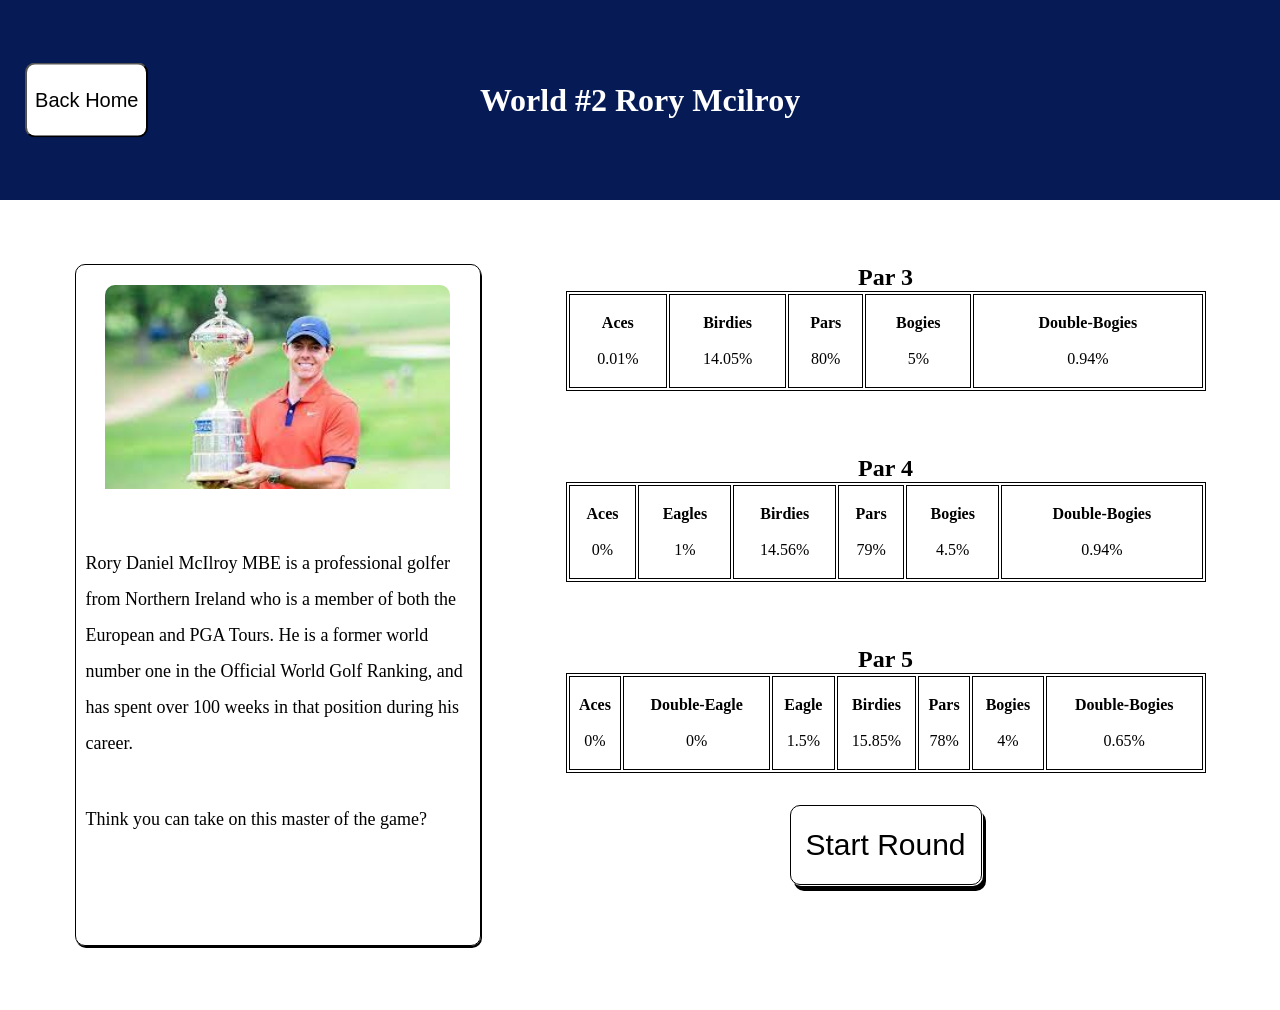
<file: index.html>
<!DOCTYPE html>
<html lang="en">
<head>
    <meta charset="UTF-8">
    <meta http-equiv="X-UA-Compatible" content="IE=edge">
    <meta name="viewport" content="width=device-width, initial-scale=1.0">
    <title>Play Rory</title>
    <link rel = 'stylesheet' href = 'rory.css'>
</head>
<body>
    <div class="ranking">
        <div class="alignment">
            <div class="burger">
                <button class="home">Back Home</button>
            </div>
            <div class="place"><h1>World #2 Rory Mcilroy</h1></div>
            <div class="sign-up"></div>
        </div>
    </div>
    <div class="container">
        <div class="img"><div class="inner-img"></div><div>Rory Daniel McIlroy MBE is a professional golfer from Northern Ireland who is a member of both the European and PGA Tours. He is a former world number one in the Official World Golf Ranking, and has spent over 100 weeks in that position during his career.</div><div class="needs-spacing"> Think you can take on this master of the game?</div></div>
        <div class = 'center'>
            <h2>Par 3</h2>
            <table class = 'stats'>
                <tr>
                    <td><b>Aces</b><br><br>0.01%</td>
                    <td><b>Birdies</b><br><br>14.05%</td>
                    <td><b>Pars</b><br><br>80%</td>
                    <td><b>Bogies</b><br><br>5%</td>
                    <td><b>Double-Bogies</b><br><br>0.94%</td>
                </tr>
            </table>
            <h2>Par 4</h2>
            <table class = 'stats'>
                <tr>
                    <td><b>Aces</b><br><br>0%</td>
                    <td><b>Eagles</b><br><br>1%</td>
                    <td><b>Birdies</b><br><br>14.56%</td>
                    <td><b>Pars</b><br><br>79%</td>
                    <td><b>Bogies</b><br><br>4.5%</td>
                    <td><b>Double-Bogies</b><br><br>0.94%</td>
                </tr>
            </table>
            <h2>Par 5</h2>
            <table class = 'stats final'>
                <tr>
                    <td><b>Aces</b><br><br>0%</td>
                    <td><b>Double-Eagle</b><br><br>0%</td>
                    <td><b>Eagle</b><br><br>1.5%</td>
                    <td><b>Birdies</b><br><br>15.85%</td>
                    <td><b>Pars</b><br><br>78%</td>
                    <td><b>Bogies</b><br><br>4%</td>
                    <td><b>Double-Bogies</b><br><br>0.65%</td>
                </tr>
            </table>
            <button class="start">Start Round</button>
        </div>
    </div>
    <div class="form">
        <h2 class = 'sub-header'>Fill Out Your Scorecard</h2>
        <h3 class="sub-header">Front-nine:</h3>
        <table class = 'nine'>
            <tr class = 'white'>
                <td class = 'even'><input type = 'number' min = '3' max = '5' class = 'front'></td>
                <td class = 'even'><input type = 'number' min = '3' max = '5' class = 'front'></td>
                <td class = 'even'><input type = 'number' min = '3' max = '5' class = 'front'></td>
                <td class = 'even'><input type = 'number' min = '3' max = '5' class = 'front'></td>
                <td class = 'even'><input type = 'number' min = '3' max = '5' class = 'front'></td>
                <td class = 'even'><input type = 'number' min = '3' max = '5' class = 'front'></td>
                <td class = 'even'><input type = 'number' min = '3' max = '5' class = 'front'></td>
                <td class = 'even'><input type = 'number' min = '3' max = '5' class = 'front'></td>
                <td class = 'even'><input type = 'number' min = '3' max = '5' class = 'front'></td>
            </tr>
        </table>
        <h3 class="sub-header">Back-nine:</h3>
        <table class = 'nine'>
            <tr class = 'white'>
                <td class = 'even'><input type = 'number' min = '3' max = '5' class = 'front'></td>
                <td class = 'even'><input type = 'number' min = '3' max = '5' class = 'front'></td>
                <td class = 'even'><input type = 'number' min = '3' max = '5' class = 'front'></td>
                <td class = 'even'><input type = 'number' min = '3' max = '5' class = 'front'></td>
                <td class = 'even'><input type = 'number' min = '3' max = '5' class = 'front'></td>
                <td class = 'even'><input type = 'number' min = '3' max = '5' class = 'front'></td>
                <td class = 'even'><input type = 'number' min = '3' max = '5' class = 'front'></td>
                <td class = 'even'><input type = 'number' min = '3' max = '5' class = 'front'></td>
                <td class = 'even'><input type = 'number' min = '3' max = '5' class = 'front'></td>
            </tr>
        </table>
        <button class="submit">Play</button>
    </div>
    <div class="displaying">
        <table class="field blank">
            <tr>
                <td></td>
                <td class='data'></td>
                <td class='data'></td>
                <td class='data'></td>
                <td class='data'></td>
                <td class='data'></td>
                <td class='data'></td>
                <td class='data'></td>
                <td class='data'></td>
                <td class='data'></td>
                <td>  Score  </td>
            </tr>
            <tr>
                <td>  Jace  </td>
                <td class='input evened'><input type = 'text' class = 'front-you'></td>
                <td class='input evened'><input type = 'text' class = 'front-you'></td>
                <td class='input evened'><input type = 'text' class = 'front-you'></td>
                <td class='input evened'><input type = 'text' class = 'front-you'></td>
                <td class='input evened'><input type = 'text' class = 'front-you'></td>
                <td class='input evened'><input type = 'text' class = 'front-you'></td>
                <td class='input evened'><input type = 'text' class = 'front-you'></td>
                <td class='input evened'><input type = 'text' class = 'front-you'></td>
                <td class='input evened'><input type = 'text' class = 'front-you'></td>
                <td class = 'front-your-score'>0</td>
            </tr>
            <tr>
                <td>  Rory  </td>
                <td class = 'evened value'>0</td>
                <td class = 'evened value'>0</td>
                <td class = 'evened value'>0</td>
                <td class = 'evened value'>0</td>
                <td class = 'evened value'>0</td>
                <td class = 'evened value'>0</td>
                <td class = 'evened value'>0</td>
                <td class = 'evened value'>0</td>
                <td class = 'evened value'>0</td>
                <td class = 'front-opponent-score'>0</td>
            </tr>
        </table>
        <table class="field">
            <tr>
                <td></td>
                <td class='data'></td>
                <td class='data'></td>
                <td class='data'></td>
                <td class='data'></td>
                <td class='data'></td>
                <td class='data'></td>
                <td class='data'></td>
                <td class='data'></td>
                <td class='data'></td>
                <td>  Score  </td>
            </tr>
            <tr>
                <td>  Jace  </td>
                <td class='input evened'><input type = 'text' class = 'you'></td>
                <td class='input evened'><input type = 'text' class = 'you'></td>
                <td class='input evened'><input type = 'text' class = 'you'></td>
                <td class='input evened'><input type = 'text' class = 'you'></td>
                <td class='input evened'><input type = 'text' class = 'you'></td>
                <td class='input evened'><input type = 'text' class = 'you'></td>
                <td class='input evened'><input type = 'text' class = 'you'></td>
                <td class='input evened'><input type = 'text' class = 'you'></td>
                <td class='input evened'><input type = 'text' class = 'you'></td>
                <td class = 'your-score'>0</td>
            </tr>
            <tr>
                <td>  Rory  </td>
                <td class = 'evened value'>0</td>
                <td class = 'evened value'>0</td>
                <td class = 'evened value'>0</td>
                <td class = 'evened value'>0</td>
                <td class = 'evened value'>0</td>
                <td class = 'evened value'>0</td>
                <td class = 'evened value'>0</td>
                <td class = 'evened value'>0</td>
                <td class = 'evened value'>0</td>
                <td class = 'opponent-score'>0</td>
            </tr>
        </table>
        <div class="contained space">
            <button class="turn first">Your Turn</button>
            <button class="turn last">Rory's Turn</button>
        </div>
    </div>
    <script src = 'rory.js'></script>
</body>
</html>
</file>
<file: rory.css>
* {
    padding: 0;
    margin: 0;
}

td {
    text-align: center;
}

.burger {
    width: 12%;
    min-width: 80px;
    padding-left: 10px;
}

.home {
    height: 75px;
    width: 80%;
    background-color: white;
    border-radius: 10px;
    font-size: 20px;
    text-align: center;
    transition: 0.2s;
}

.home:hover {
    font-weight: bold;
}

.sign-up {
    width: 12%;
    min-width: 80px;
    padding-right: 10px;
}

.place h1 {
    position: relative;
    top: 50%;
    left: 50%;
    transform: translate(-50%, -50%);
}

.center {
    position: relative;
    width: 50%;
    text-align: center;
    margin-right: 5%;
    margin-bottom: 5%;
    margin-top: 5%;
}

.container{
    width: 100%;
    display: flex;
    justify-content: space-around;
}

.ranking {
    margin-left: auto;
    margin-right: auto;
    text-align: center;
    height: 200px;
    width: 100%;
    background-color: rgb(6, 27, 85);
    color: white;
}

.alignment {
    width: 100%;
    position: relative;
    display: flex;
    justify-content: space-between;
    top: 50%;
    left: 50%;
    transform: translate(-50%, -50%);
}

.img {
    width: 30%;
    height: 650px;
    position: relative;
    margin: 5% 5%;
    padding: 10px;
    padding-top: 20px;
    border-radius: 10px;
    box-shadow: 1px 2px;
    border: 1px solid black;
    font-size: 18px;
    line-height: 2;
}

.inner-img {
    margin-left: auto;
    margin-right: auto;
    background-image: url(roryimg.jpg);
    background-size: contain;
    background-repeat: no-repeat;
    width: 90%;
    height: 40%;
    border-radius: 10px;
}

.needs-spacing {
    margin-top: 40px;
    font-size: 18px;
    line-height: 2;
}

.stats {
    margin-bottom: 10%;
    width: 100%;
    height: 100px;
    border: 1px solid black;
}

.stats td {
    border: 1px solid black;
}

.white {
    display: flex;
    flex-wrap: wrap;
}

.even {
    height: 80px;
    width: 80px;
    margin-left: auto;
    margin-right: auto;
    display: grid;
    place-items: center;
}

.home, .start {
    color: black;
}

.nine {
    margin: 5% auto;
    width: auto;
    height: 80px;
}

.final {
    margin-bottom: 0;
}

.start {
    position: relative;
    height: 80px;
    width: 30%;
    border-radius: 10px;
    background-color: white;
    font-size: 30px;
    margin: 5% auto;
    box-shadow: 1px 1px white, 4px 6px black;
    border: 1px solid black;
}

.start:active {
    box-shadow: -1px -1px white, -5px -3px black;
    font-size: 29px;
}

.form {
    padding-top: 10px;
    position: relative;
    min-height: 600px;
    padding-bottom: 1%;
    width: 60%;
    background-color: black;
    display: none;
    margin: 5% auto;
    border-radius: 10px;
}

.sub-header {
    margin: 5% auto;
    color: white;
    text-align: center;
}

.even {
    text-align: center;
}

.even, .white, .nine{
    border: 1px solid white;
}

.submit {
    display: block;
    height: 80px;
    width: 20%;
    background-color: white;
    color: black;
    font-size: 20px;
    margin: 0 auto;
    margin-top: 5%;
    border-radius: 10px;
    transition: 0.2s;
}

.submit:hover {
    font-weight: bold;
}

.field {
    height: 240px;
    width: 80%;
    margin: 0 auto;
}

.field, .field tr, .field tr td {
    border: 1px solid black;
}

.blank {
    margin-bottom: 5%;
}

.evened {
    text-align: center;
    height: 80px;
}

.turn {
    height: 100px;
    width: 20%;
    background-color: white;
    color: black;
    border-radius: 10px;
    box-shadow: 1px 1px white, 4px 6px black;
    font-size: 30px;
    border: 1px solid black;
}

.turn:active {
    box-shadow: -1px -1px white, -5px -3px black;
    font-size: 29px;
}

.space {
    margin: 5% 0;
}

.you, .front-you, .front {
    width: 60%;
}

.displaying {
    display: none;
}

.contained {
    width: 100%;
    display: flex;
    justify-content: space-evenly;
}

@media screen and (max-width: 900px){
    .container {
        display: block;
    }
    .img {
        max-width: 300px;
    }
    .inner-img {
        height: 34%;
    }
    .container div {
        margin-left: auto;
        margin-right: auto;
    }
    .img {
        width: 400px;
    }
    .center {
        width: 340px;
    }
    .home {
        font-size: 16px;
    }
    .form {
        padding-bottom: 2.5%;
    }
    .turn {
        font-size: 25px;
    }
}
</file>
